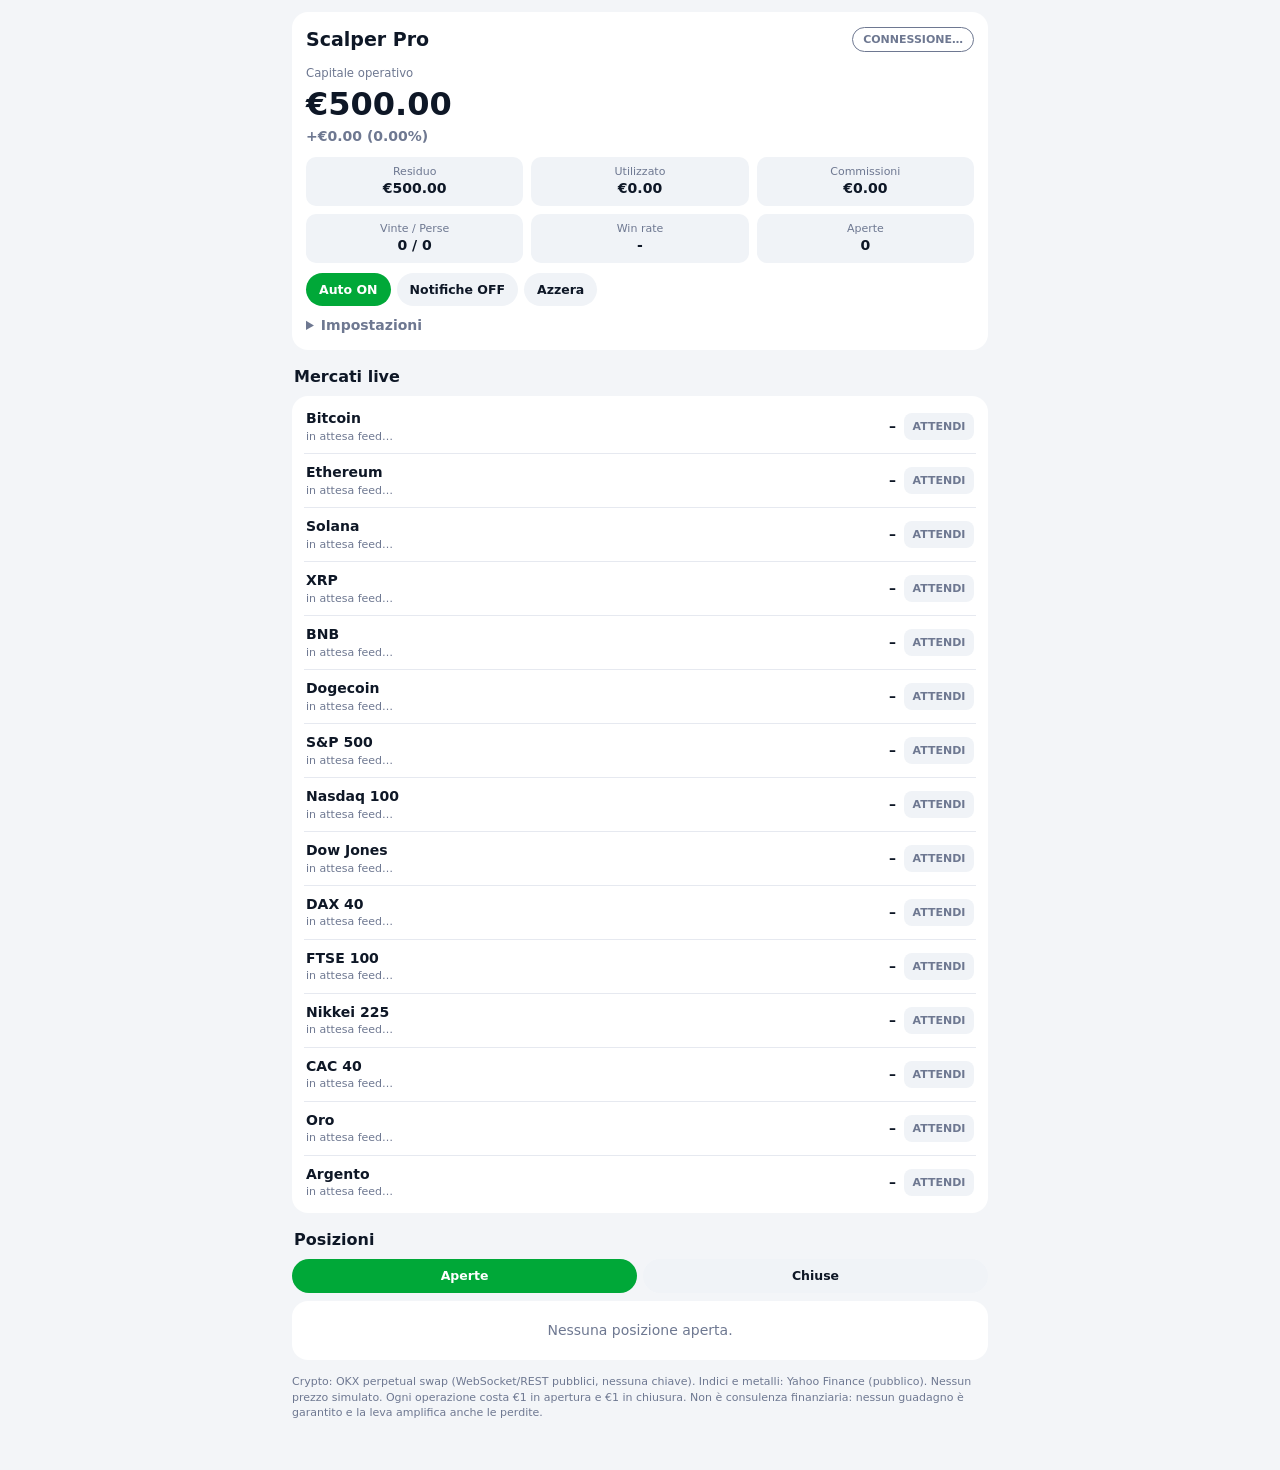
<file: public/assets/aistudio/Scalper_Pro_LIVE_0f281856.html>
<!DOCTYPE html>
<html lang="it"><head><meta charset="utf-8">
<meta name="viewport" content="width=device-width,initial-scale=1,viewport-fit=cover">
<title>Scalper Pro LIVE</title>
<style>
:root{--bg:#f3f5f8;--cd:#fff;--ink:#0e1726;--mu:#6e7891;--ln:#e6e9f0;--up:#00a838;--dn:#e5484d;--sf:#f0f3f7;--bl:#2f6bff;padding-top:env(safe-area-inset-top,0)}
@media(prefers-color-scheme:dark){:root{--bg:#0d1017;--cd:#171b26;--ink:#eef1f8;--mu:#8590aa;--ln:#262c3b;--up:#25d366;--dn:#ff5a5f;--sf:#1f2432;--bl:#4d82ff}}
*{box-sizing:border-box}body{margin:0;background:var(--bg);color:var(--ink);font:14px/1.4 system-ui,sans-serif}
#app{max-width:720px;margin:0 auto;padding:12px 12px 50px}
.cd{background:var(--cd);border-radius:16px;padding:14px;margin-bottom:12px}
h1{font-size:19px;margin:0 0 10px;display:flex;justify-content:space-between;align-items:center}
#st{font-size:11px;padding:4px 10px;border-radius:99px;border:1.5px solid var(--mu);color:var(--mu)}
#st.ok{color:var(--up);border-color:var(--up)}
#eq{font-size:32px;font-weight:800}#pl{font-weight:700}
.mini{display:grid;grid-template-columns:repeat(3,1fr);gap:8px;margin-top:10px}
.mini div{background:var(--sf);border-radius:10px;padding:7px;text-align:center;font-size:11px;color:var(--mu)}
.mini b{display:block;font-size:14px;color:var(--ink)}
.btn{border:0;border-radius:99px;padding:8px 13px;font:inherit;font-weight:700;font-size:12.5px;background:var(--sf);color:var(--ink);cursor:pointer}
.btn.on{background:var(--up);color:#fff}.btn.dn{background:var(--dn);color:#fff}.btn.sm{padding:4px 9px;font-size:11px}
.ctl{display:flex;gap:6px;flex-wrap:wrap;margin-top:10px}
.set{display:grid;grid-template-columns:repeat(3,1fr);gap:8px;margin-top:10px}
.set label{font-size:10.5px;color:var(--mu);font-weight:700;display:flex;flex-direction:column;gap:3px}
.set input{width:100%;padding:7px;border-radius:9px;border:1px solid var(--ln);background:var(--sf);color:var(--ink);font:inherit;font-weight:700}
summary{cursor:pointer;color:var(--mu);font-weight:700;margin-top:10px}
h2{font-size:16px;margin:16px 2px 8px}
.row{display:grid;grid-template-columns:1fr auto 70px;gap:8px;align-items:center;padding:9px 2px;border-bottom:1px solid var(--ln)}
.row:last-child{border:0}.row small{color:var(--mu);display:block;font-size:11px}
.pr{text-align:right;font-variant-numeric:tabular-nums;font-weight:700}
.pl{border-radius:8px;padding:6px 0;text-align:center;font-size:11px;font-weight:800;background:var(--sf);color:var(--mu)}
.pl.L{background:var(--up);color:#fff}.pl.S{background:var(--dn);color:#fff}
.seg{display:flex;gap:6px;margin-bottom:8px}.seg button{flex:1}
.g{color:var(--up)}.r{color:var(--dn)}.em{text-align:center;color:var(--mu);padding:16px}
.ps{display:flex;justify-content:space-between;gap:8px;padding:9px 2px;border-bottom:1px solid var(--ln)}
.ps small{display:block;color:var(--mu);font-size:11px}
#toast{position:fixed;left:50%;top:10px;transform:translate(-50%,-150%);background:var(--ink);color:var(--bg);padding:10px 15px;border-radius:12px;font-weight:700;font-size:12.5px;transition:transform .25s;z-index:9;max-width:92%}
#toast.show{transform:translate(-50%,0)}
footer{font-size:11px;color:var(--mu);margin-top:14px}
</style></head><body><div id="app">
<div class="cd">
<h1>Scalper Pro <span id="st">CONNESSIONE…</span></h1>
<small style="color:var(--mu)">Capitale operativo</small>
<div id="eq">€500.00</div><div id="pl">€0.00</div>
<div class="mini">
<div>Residuo<b id="sR">-</b></div><div>Utilizzato<b id="sU">-</b></div><div>Commissioni<b id="sF">-</b></div>
<div>Vinte / Perse<b id="sWL">0 / 0</b></div><div>Win rate<b id="sWR">-</b></div><div>Aperte<b id="sO">0</b></div></div>
<div class="ctl"><button class="btn on" id="bAuto">Auto ON</button><button class="btn" id="bPush">Notifiche OFF</button><button class="btn" id="bRst">Azzera</button></div>
<details><summary>Impostazioni</summary><div class="set">
<label>Capitale €<input id="cap" type="number" value="500"></label>
<label>Importo €<input id="sz" type="number" value="150"></label>
<label>Costo € apri/chiudi<input id="fee" type="number" step="0.1" value="1"></label>
<label>Leva crypto<input id="clev" type="number" value="10"></label>
<label>Leva indici/metalli<input id="lev" type="number" value="5"></label>
<label>Max aperte<input id="mo" type="number" value="3"></label>
<label>R:R netto min<input id="rr" type="number" step="0.1" value="1.5"></label>
<label>Conferme min<input id="cf" type="number" value="2"></label>
<label>Punteggio min<input id="ms" type="number" value="60"></label>
<label>Tempo max s<input id="mx" type="number" value="7200"></label>
<label>Telegram token<input id="tgT" type="text"></label>
<label>Telegram chat ID<input id="tgC" type="text"></label>
</div><div class="ctl"><button class="btn sm" id="bExp">Esporta backup</button><button class="btn sm" id="bImp">Importa backup</button><input type="file" id="fImp" accept=".json" style="display:none"></div></details>
</div>
<h2>Mercati live</h2><div class="cd" id="grid" style="padding:4px 12px"></div>
<h2>Posizioni</h2>
<div class="seg" id="tabs"><button class="btn on" data-t="o">Aperte</button><button class="btn" data-t="c">Chiuse</button></div>
<div class="cd" id="plist" style="padding:4px 12px"></div>
<footer>Crypto: OKX perpetual swap (WebSocket/REST pubblici, nessuna chiave). Indici e metalli: Yahoo Finance (pubblico). Nessun prezzo simulato. Ogni operazione costa €1 in apertura e €1 in chiusura. Non è consulenza finanziaria: nessun guadagno è garantito e la leva amplifica anche le perdite.</footer>
</div><div id="toast"></div>
<script>
(function(){"use strict";
var A=[
{p:"BTC/USD",n:"Bitcoin",g:"c",b:"BTC-USDT-SWAP"},{p:"ETH/USD",n:"Ethereum",g:"c",b:"ETH-USDT-SWAP"},{p:"SOL/USD",n:"Solana",g:"c",b:"SOL-USDT-SWAP"},
{p:"XRP/USD",n:"XRP",g:"c",b:"XRP-USDT-SWAP"},{p:"BNB/USD",n:"BNB",g:"c",b:"BNB-USDT-SWAP"},{p:"DOGE/USD",n:"Dogecoin",g:"c",b:"DOGE-USDT-SWAP"},
{p:"SPX500",n:"S&P 500",g:"i",y:"^GSPC"},{p:"NSDQ100",n:"Nasdaq 100",g:"i",y:"^NDX"},{p:"DJ30",n:"Dow Jones",g:"i",y:"^DJI"},
{p:"GER40",n:"DAX 40",g:"i",y:"^GDAXI"},{p:"UK100",n:"FTSE 100",g:"i",y:"^FTSE"},{p:"JPN225",n:"Nikkei 225",g:"i",y:"^N225"},
{p:"FRA40",n:"CAC 40",g:"i",y:"^FCHI"},{p:"GOLD",n:"Oro",g:"m",y:"GC=F"},{p:"SILVER",n:"Argento",g:"m",y:"SI=F"}];
var BY={};A.forEach(function(a){BY[a.p]=a;});
var IDS=["cap","sz","fee","clev","lev","mo","rr","cf","ms","mx","tgT","tgC"];
var KEY="scalper_pro_live_v3";
var $=function(i){return document.getElementById(i);};
var S={},feed={},stats={n:0,w:0,l:0,pnl:0,fees:0},trades=[],auto=true,push=false,tab="o",loaded=false,wsOk=0;
A.forEach(function(a){S[a.p]={px:[],barT:0,pos:null,cool:0,an:null};});
function num(i,d){var v=parseFloat($(i).value);return isFinite(v)?v:d;}
function K(){return{sz:num("sz",150),fee:num("fee",1),cl:num("clev",10),l:num("lev",5),rr:num("rr",1.5),cf:num("cf",2),ms:num("ms",60),H:num("mx",7200),mo:num("mo",3),cap:num("cap",500)};}
function KS(a,k){var lev=a.g==="c"?k.cl:k.l,x=k.sz*lev;return{lev:lev,x:x,c:2*k.fee/x*100};}
function E(v){return(v<0?"-":"")+"€"+Math.abs(v).toFixed(2);}
function fmt(v){return!(v>0)?"–":v>=1000?v.toFixed(2):v>=1?v.toFixed(3):v.toFixed(5);}
function toast(t){var e=$("toast");e.textContent=t;e.className="show";clearTimeout(toast.t);toast.t=setTimeout(function(){e.className="";},3500);}
function notify(t,b){toast(t+" · "+b);
 if(push&&"Notification" in window&&Notification.permission==="granted"){try{new Notification(t,{body:b});}catch(e){}}
 var tk=$("tgT").value.trim(),ch=$("tgC").value.trim();
 if(tk&&ch)fetch("https://api.telegram.org/bot"+encodeURIComponent(tk)+"/sendMessage",{method:"POST",headers:{"Content-Type":"application/json"},body:JSON.stringify({chat_id:ch,text:t+"\n"+b})}).catch(function(){});}

/* salvataggio */
function save(){if(!loaded)return;var cfg={},po={};IDS.forEach(function(i){cfg[i]=$(i).value;});
 A.forEach(function(a){if(S[a.p].pos)po[a.p]=S[a.p].pos;});
 try{localStorage.setItem(KEY,JSON.stringify({stats:stats,trades:trades.slice(0,300),pos:po,cfg:cfg,auto:auto,push:push}));}catch(e){}}
function load(){try{var d=JSON.parse(localStorage.getItem(KEY)||"null");if(d){stats=d.stats||stats;trades=d.trades||[];
 IDS.forEach(function(i){if(d.cfg&&d.cfg[i]!=null)$(i).value=d.cfg[i];});
 A.forEach(function(a){if(d.pos&&d.pos[a.p])S[a.p].pos=d.pos[a.p];});auto=d.auto!==false;push=!!d.push&&"Notification" in window&&Notification.permission==="granted";}}catch(e){}
 $("bAuto").textContent="Auto "+(auto?"ON":"OFF");$("bAuto").className="btn"+(auto?" on":"");ui();loaded=true;}
function ui(){$("bPush").textContent="Notifiche "+(push?"ON":"OFF");$("bPush").className="btn"+(push?" on":"");}

/* indicatori */
function ema(a,n){var k=2/(n+1),e=a[0],o=[e];for(var i=1;i<a.length;i++){e=a[i]*k+e*(1-k);o.push(e);}return o;}
function rsi(a,n){var g=0,l=0,i,d;for(i=a.length-n;i<a.length;i++){d=a[i]-a[i-1];if(d>0)g+=d;else l-=d;}return l===0?100:100-100/(1+g/l);}
function ind(px){var e20=ema(px,20),e60=ema(px,60),f=ema(px,12),s=ema(px,26),m=f.map(function(v,i){return v-s[i];}),sg=ema(m,9),n=px.length-1;
 return{e20:e20[n],e60:e60[n],h:m[n]-sg[n],ph:m[n-1]-sg[n-1],rsi:rsi(px,14)};}

/* analisi: swing + Fibonacci + conferme */
function an(a,s,k,q){var px=s.px,n=px.length;
 if(n<100)return{w:1,sc:Math.round(n),ok:false};
 var p=px[n-1],hi=-1e99,lo=1e99,ih=0,il=0,i;
 for(i=Math.max(0,n-180);i<n;i++){if(px[i]>hi){hi=px[i];ih=i;}if(px[i]<lo){lo=px[i];il=i;}}
 var R=hi-lo,ks=KS(a,k),c=ks.c;
 if(R/p*100<0.5*c)return{sw:0,sc:5,ok:false};
 var L=il<ih,d=L?(hi-p)/R:(p-lo)/R,I=ind(px),cf=[];
 var zone=d>=0.382&&d<=0.7,sp=(q.ask-q.bid)/q.mid*100,gs=sp<=0.3*c;
 var bn=L?(p>px[n-3]&&p>I.e20):(p<px[n-3]&&p<I.e20);
 if(L?I.e20>=I.e60:I.e20<=I.e60)cf.push("EMA");
 if(L?I.h>=I.ph:I.h<=I.ph)cf.push("MACD");
 if(L?(I.rsi>=35&&I.rsi<=65):(I.rsi>=35&&I.rsi<=65))cf.push("RSI");
 var sm=0,sq=0,b=Math.min(100,n),mean;for(i=n-b;i<n;i++)sm+=px[i];mean=sm/b;
 for(i=n-b;i<n;i++)sq+=(px[i]-mean)*(px[i]-mean);var sd=Math.sqrt(sq/b),pb=sd>0?(p-(mean-2*sd))/(4*sd):.5;
 if(L?(pb>.02&&pb<.6):(pb>.4&&pb<.98))cf.push("Bollinger");
 var tp=Math.max(Math.abs((L?hi+0.272*R:lo-0.272*R)-p)/p*100,2*c);
 var sl=Math.max((L?(p-(hi-0.88*R)):((lo+0.88*R)-p))/p*100,0.6*c);
 var rr=(tp-c)/(sl+c);
 var sc=Math.min(100,Math.round((zone?25:5)+(bn?15:0)+cf.length*12+Math.min(rr/2,1)*15));
 return{sw:1,dir:L?"L":"S",d:d,tp:tp,sl:sl,rr:rr,cf:cf,sc:sc,c:c,
  ok:!!(zone&&bn&&gs&&rr>=k.rr&&cf.length>=k.cf&&sc>=k.ms)};}

/* conto */
function acct(){var u=0,f=0,n=0;A.forEach(function(a){var o=S[a.p].pos;if(o){n++;u+=o.size;f+=o.fo;}});return{u:u,f:f,n:n};}
function openPos(a,q,side,an_,k,why,manual){var ac=acct(),ks=KS(a,k),free=k.cap+stats.pnl-ac.f-ac.u;
 if(ac.n>=k.mo){if(manual)toast("Massimo "+k.mo+" posizioni");return;}
 if(free<k.sz+k.fee){if(manual)toast("Capitale insufficiente");return;}
 var en=side==="L"?q.ask:q.bid,tp=an_&&an_.tp?an_.tp:2.2*ks.c,sl=an_&&an_.sl?an_.sl:1.2*ks.c;
 S[a.p].pos={side:side,en:en,size:k.sz,x:ks.x,lev:ks.lev,fo:k.fee,t:Date.now(),tp:tp,slp:-sl,be:false,c:ks.c,why:why};
 stats.fees+=k.fee;notify((side==="L"?"🟢 LONG ":"🔴 SHORT ")+a.n,"Ingresso "+fmt(en)+" · €"+k.sz+" ×"+ks.lev+" · TP +"+tp.toFixed(2)+"% SL -"+sl.toFixed(2)+"%");save();}
function closePos(a,q,why){var s=S[a.p],o=s.pos;if(!o)return;
 var ex=o.side==="L"?q.bid:q.ask,g=o.side==="L"?(ex-o.en)/o.en*100:(o.en-ex)/o.en*100,net=o.x*g/100-2*o.fo;
 stats.fees+=o.fo;stats.n++;if(net>0)stats.w++;else stats.l++;stats.pnl+=net;
 trades.unshift({p:a.p,n:a.n,side:o.side,size:o.size,lev:o.lev,en:o.en,ex:ex,net:net,why:why,t0:o.t,t1:Date.now()});
 if(trades.length>300)trades.pop();s.pos=null;s.cool=Date.now()+(net<0?300000:120000);
 notify((net>=0?"💰 CHIUSA +":"⚠️ CHIUSA ")+E(net)+" "+a.n,why+" · "+fmt(o.en)+" → "+fmt(ex));save();}
window.__open=function(p,side){var q=feed[p];if(!q)return toast("Quotazione non disponibile");if(S[p].pos)return;var k=K();openPos(BY[p],q,side,S[p].an,k,"Apertura manuale",true);tick();};
window.__close=function(p){if(feed[p]){closePos(BY[p],feed[p],"Chiusura manuale");tick();}};

/* feed: Binance WS + REST, Yahoo per indici/metalli */
function pushQ(p,bid,ask,state){if(!(bid>0&&ask>0))return;feed[p]={bid:bid,ask:ask,mid:(bid+ask)/2,t:Date.now(),state:state||"REGULAR"};}
function connectWS(){var cr=A.filter(function(a){return a.b;}),ws,pg;
 try{ws=new WebSocket("wss://ws.okx.com:8443/ws/v5/public");}catch(e){return;}
 ws.onopen=function(){ws.send(JSON.stringify({op:"subscribe",args:cr.map(function(a){return{channel:"tickers",instId:a.b};})}));pg=setInterval(function(){try{ws.send("ping");}catch(e){}},20000);};
 ws.onmessage=function(m){if(m.data==="pong")return;try{var j=JSON.parse(m.data);if(!j.data)return;j.data.forEach(function(d){cr.forEach(function(a){if(a.b===d.instId){pushQ(a.p,+d.bidPx,+d.askPx);wsOk=Date.now();}});});}catch(e){}};
 ws.onclose=function(){clearInterval(pg);setTimeout(connectWS,3000);};ws.onerror=function(){try{ws.close();}catch(e){}};}
async function jget(u){var urls=[u,"https://corsproxy.io/?"+encodeURIComponent(u),"https://api.allorigins.win/raw?url="+encodeURIComponent(u)];
 for(var i=0;i<urls.length;i++){try{var r=await fetch(urls[i],{cache:"no-store"});if(r.ok)return await r.json();}catch(e){}}return null;}
async function seedBinance(){await Promise.allSettled(A.filter(function(a){return a.b;}).map(async function(a){
 var d=await jget("https://www.okx.com/api/v5/market/candles?instId="+a.b+"&bar=1m&limit=200");
 if(d&&Array.isArray(d.data)&&d.data.length){S[a.p].px=d.data.slice().reverse().map(function(c){return+c[4];});S[a.p].barT=Date.now();}}));}
async function restCrypto(){if(Date.now()-wsOk<10000)return;var d=await jget("https://www.okx.com/api/v5/market/tickers?instType=SWAP");
 if(d&&Array.isArray(d.data))d.data.forEach(function(x){A.forEach(function(a){if(a.b===x.instId)pushQ(a.p,+x.bidPx,+x.askPx);});});}
async function yahoo(seed){await Promise.allSettled(A.filter(function(a){return a.y;}).map(async function(a){
 var d=await jget("https://query1.finance.yahoo.com/v8/finance/chart/"+encodeURIComponent(a.y)+"?interval=1m&range=1d");
 var r=d&&d.chart&&d.chart.result&&d.chart.result[0];if(!r||!r.meta)return;
 var cl=((r.indicators.quote[0]||{}).close||[]).filter(function(v){return typeof v==="number"&&v>0;});
 if(seed&&cl.length>=20){S[a.p].px=cl.slice(-200);S[a.p].barT=Date.now();}
 var px=r.meta.regularMarketPrice||cl[cl.length-1],h=px*(a.g==="m"?0.00012:0.00008);
 pushQ(a.p,px-h,px+h,r.meta.marketState||"REGULAR");}));}
function syncAll(seed){return Promise.allSettled([seed?seedBinance():restCrypto(),yahoo(seed)]);}

/* loop principale */
function tick(){var now=Date.now(),k=K(),cands=[],un=0,live=0,ac0=acct();
 var halt=(k.cap+stats.pnl-ac0.f)<=k.cap*0.95;
 A.forEach(function(a,i){var q=feed[a.p],s=S[a.p],row=$("r"+i);if(!q||now-q.t>180000){return;}live++;
  var closed=a.g!=="c"&&q.state!=="REGULAR"&&q.state!=="OPEN";
  if(!s.px.length){s.px.push(q.mid);s.barT=now;}
  if(now-s.barT>=60000){s.px.push(q.mid);if(s.px.length>400)s.px.shift();s.barT=now;}else s.px[s.px.length-1]=q.mid;
  var ks=KS(a,k),r=an(a,s,k,q);s.an=r;
  if(s.pos){var o=s.pos,ex=o.side==="L"?q.bid:q.ask,g=o.side==="L"?(ex-o.en)/o.en*100:(o.en-ex)/o.en*100,w=null;
   if(!o.be&&g>=o.tp*0.5){o.be=true;o.slp=o.c;save();}
   if(g>=o.tp)w="Obiettivo raggiunto";else if(g<=o.slp)w=o.be?"Profitto protetto":"Stop loss";else if((now-o.t)/1000>=k.H)w="Tempo massimo";
   if(w)closePos(a,q,w);else un+=o.x*g/100-o.fo;}
  else if(auto&&loaded&&!halt&&!closed&&r.ok&&now>s.cool)cands.push({a:a,q:q,r:r});
  var rs=row.children;rs[0].querySelector("small").textContent=closed?"mercato chiuso":(r.w?"Studio dati "+r.sc+"/100":"Setup "+r.sc+"% · "+(r.sw&&r.cf?r.cf.join(", ")||"nessuna conferma":"swing stretto"));
  rs[1].textContent=fmt(q.mid);
  var pp=s.pos;rs[2].className="pl"+(pp?" "+pp.side:(r.ok&&!closed?" "+r.dir:""));
  rs[2].textContent=pp?(pp.side==="L"?"LONG":"SHORT"):closed?"CHIUSO":r.w?"STUDIO":r.ok?(r.dir==="L"?"COMPRA":"VENDI"):"ATTENDI";});
 cands.sort(function(x,y){return y.r.sc-x.r.sc;});
 cands.forEach(function(c){openPos(c.a,c.q,c.r.dir,c.r,k,"Score "+c.r.sc+", Fibo "+c.r.d.toFixed(2)+", conferme: "+c.r.cf.join("/"),false);});
 var ac=acct(),eq=k.cap+stats.pnl+un,tot=eq-k.cap;
 $("eq").textContent="€"+eq.toFixed(2);$("pl").textContent=(tot>=0?"+":"")+E(tot)+" ("+(tot/k.cap*100).toFixed(2)+"%)";$("pl").style.color=tot>0?"var(--up)":tot<0?"var(--dn)":"var(--mu)";
 $("sR").textContent=E(k.cap+stats.pnl-ac.f-ac.u);$("sU").textContent=E(ac.u);$("sF").textContent=E(stats.fees);
 $("sWL").textContent=stats.w+" / "+stats.l;$("sWR").textContent=stats.n?Math.round(stats.w/stats.n*100)+"%":"-";$("sO").textContent=ac.n;
 var st=$("st");st.textContent=live>=6?"LIVE "+live+"/15":live?"PARZIALE "+live+"/15":"CONNESSIONE…";st.className=live>=6?"ok":"";
 if(halt)st.textContent="STOP -5%";
 renderPos(now);}
function pr(n,side,l1,net,pct,l2,w,p){return'<div class="ps"><div><b>'+n+'</b> <span class="'+(side==="L"?"g":"r")+'">'+(side==="L"?"LONG":"SHORT")+'</span><small>'+l1+'</small><small>'+w+'</small></div><div style="text-align:right"><b class="'+(net>=0?"g":"r")+'">'+(net>=0?"+":"")+E(net)+'</b><small>'+(pct>=0?"+":"")+pct.toFixed(2)+'% · '+l2+'</small>'+(p?'<button class="btn sm dn" onclick="__close(\''+p+'\')">Chiudi</button>':"")+'</div></div>';}
function ago(ms){var s=Math.round(ms/1000);return s<60?s+"s":s<3600?Math.floor(s/60)+"m":Math.floor(s/3600)+"h "+Math.floor(s%3600/60)+"m";}
function renderPos(now){var h="";
 if(tab==="o"){A.forEach(function(a){var o=S[a.p].pos,q=feed[a.p];if(!o||!q)return;var ex=o.side==="L"?q.bid:q.ask,g=o.side==="L"?(ex-o.en)/o.en*100:(o.en-ex)/o.en*100,net=o.x*g/100-2*o.fo;
  h+=pr(a.n,o.side,"€"+o.size+" ×"+o.lev+" a "+fmt(o.en)+" → "+fmt(ex)+" · TP +"+o.tp.toFixed(2)+"% SL "+(o.slp<0?"-":"+")+Math.abs(o.slp).toFixed(2)+"%",net,net/o.size*100,ago(now-o.t),o.why,a.p);});
  if(!h)h='<div class="em">Nessuna posizione aperta.</div>';}
 else{trades.slice(0,60).forEach(function(t){h+=pr(t.n,t.side,"€"+t.size+" ×"+t.lev+" "+fmt(t.en)+" → "+fmt(t.ex),t.net,t.net/t.size*100,ago(t.t1-t.t0),"Uscita: "+t.why,null);});
  if(!h)h='<div class="em">Ancora nessuna operazione chiusa.</div>';}
 $("plist").innerHTML=h;}

/* UI */
var G=$("grid");A.forEach(function(a,i){var d=document.createElement("div");d.className="row";d.id="r"+i;
 d.innerHTML='<div><b>'+a.n+'</b><small>in attesa feed…</small></div><div class="pr">–</div><div class="pl">ATTENDI</div>';
 d.onclick=function(){var q=feed[a.p];if(!q||S[a.p].pos)return;
  if(confirm("Apri posizione manuale su "+a.n+"?\nOK = LONG, Annulla = scegli SHORT"))__open(a.p,"L");else if(confirm("Aprire SHORT su "+a.n+"?"))__open(a.p,"S");};G.appendChild(d);});
$("bAuto").onclick=function(){auto=!auto;this.textContent="Auto "+(auto?"ON":"OFF");this.className="btn"+(auto?" on":"");save();};
$("bPush").onclick=async function(){if(!("Notification" in window))return toast("Notifiche non supportate");
 if(push){push=false;ui();save();return;}
 try{if(await Notification.requestPermission()==="granted"){push=true;ui();save();notify("🔔 Notifiche attive","Riceverai un avviso a ogni apertura e chiusura.");}else toast("Permesso negato");}catch(e){toast("Impossibile attivare");}};
var rt=0;$("bRst").onclick=function(){var b=this;if(!rt){rt=setTimeout(function(){rt=0;b.textContent="Azzera";},4000);b.textContent="Conferma";return;}
 clearTimeout(rt);rt=0;b.textContent="Azzera";stats={n:0,w:0,l:0,pnl:0,fees:0};trades=[];A.forEach(function(a){S[a.p].pos=null;S[a.p].cool=0;});save();tick();toast("Conto azzerato");};
IDS.forEach(function(i){$(i).addEventListener("change",function(){save();tick();});});
document.querySelectorAll("#tabs button").forEach(function(b){b.onclick=function(){tab=b.dataset.t;document.querySelectorAll("#tabs button").forEach(function(x){x.className="btn"+(x===b?" on":"");});tick();};});
$("bExp").onclick=function(){save();var u=URL.createObjectURL(new Blob([localStorage.getItem(KEY)||"{}"],{type:"application/json"})),l=document.createElement("a");l.href=u;l.download="scalper-backup-"+new Date().toISOString().slice(0,10)+".json";document.body.appendChild(l);l.click();l.remove();URL.revokeObjectURL(u);};
$("bImp").onclick=function(){$("fImp").click();};
$("fImp").onchange=function(e){var f=e.target.files[0];if(!f)return;var r=new FileReader();r.onload=function(ev){try{JSON.parse(ev.target.result);localStorage.setItem(KEY,ev.target.result);location.reload();}catch(x){toast("Backup non valido");}};r.readAsText(f);};
document.addEventListener("visibilitychange",function(){if(document.hidden)save();});
window.addEventListener("pagehide",save);

load();connectWS();
syncAll(true).then(tick);
setInterval(tick,1000);
setInterval(function(){syncAll(false);},15000);
})();
</script></body></html>
</file>
